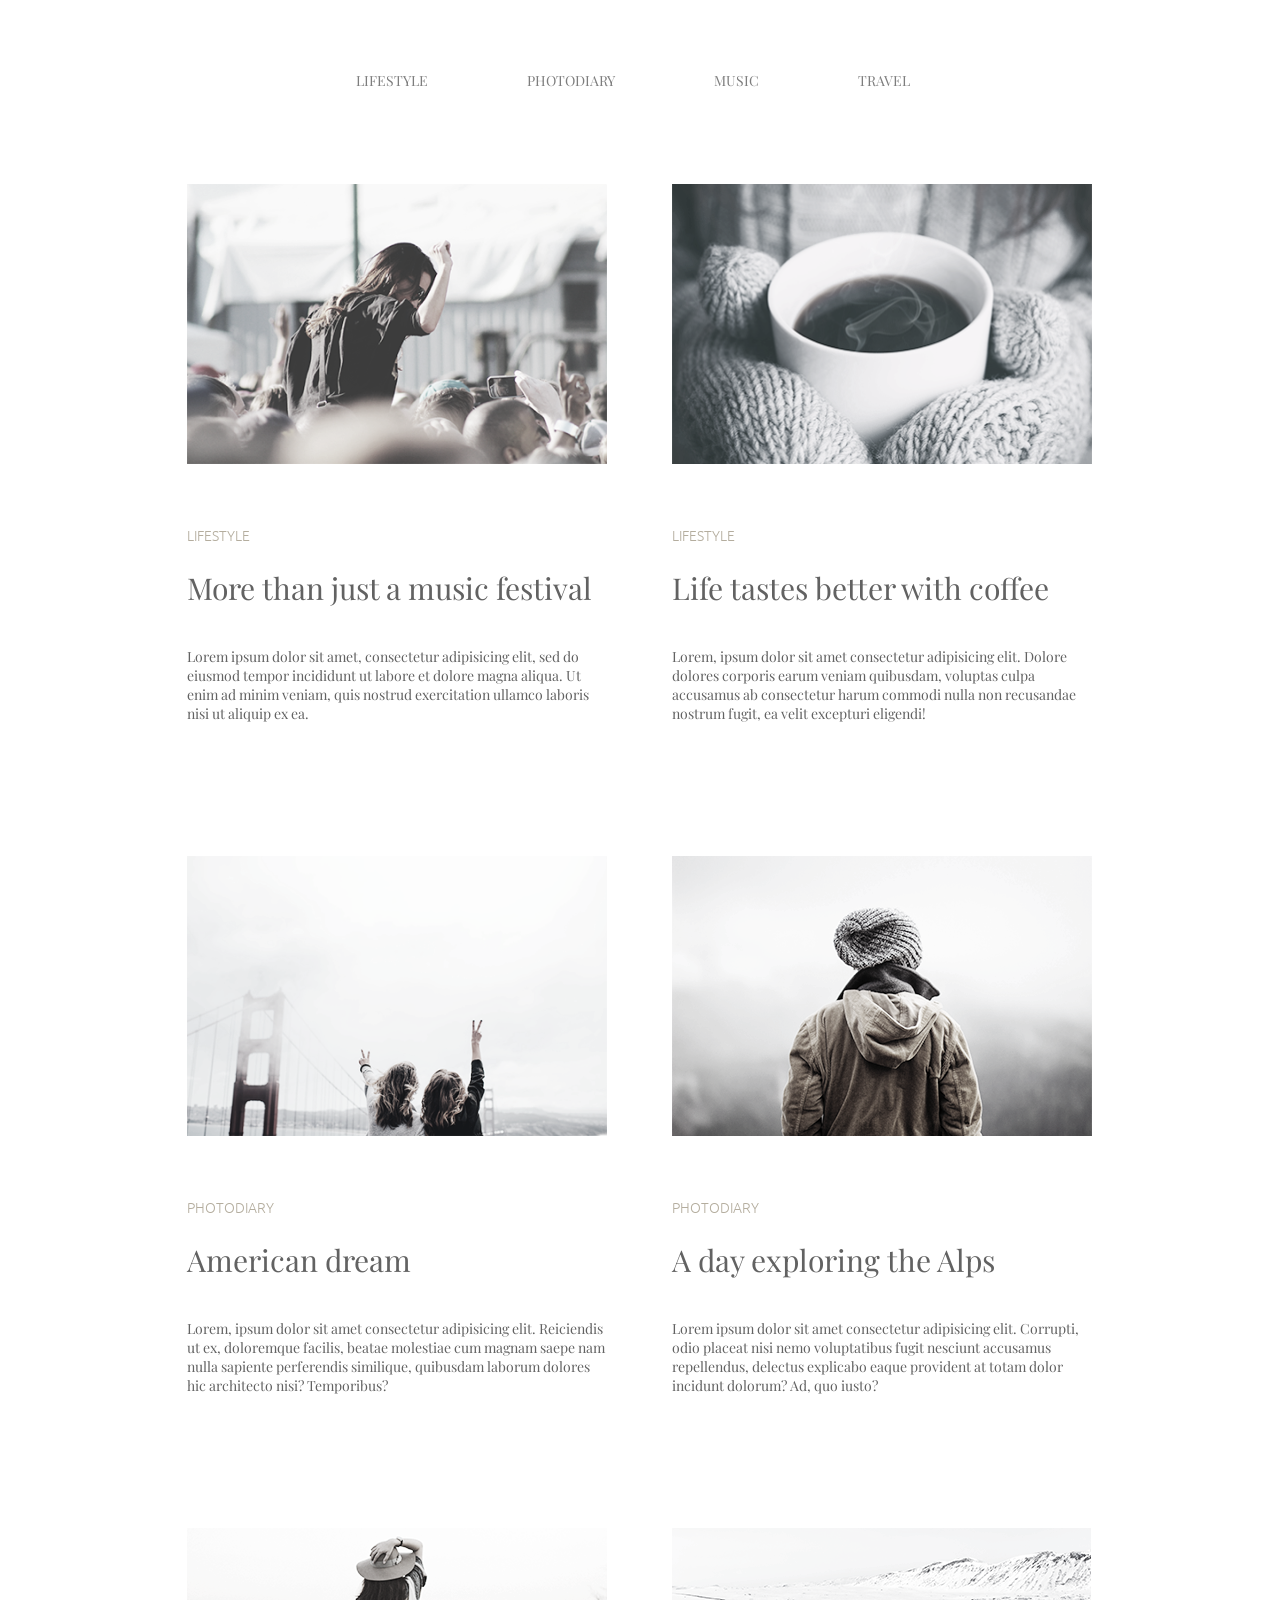
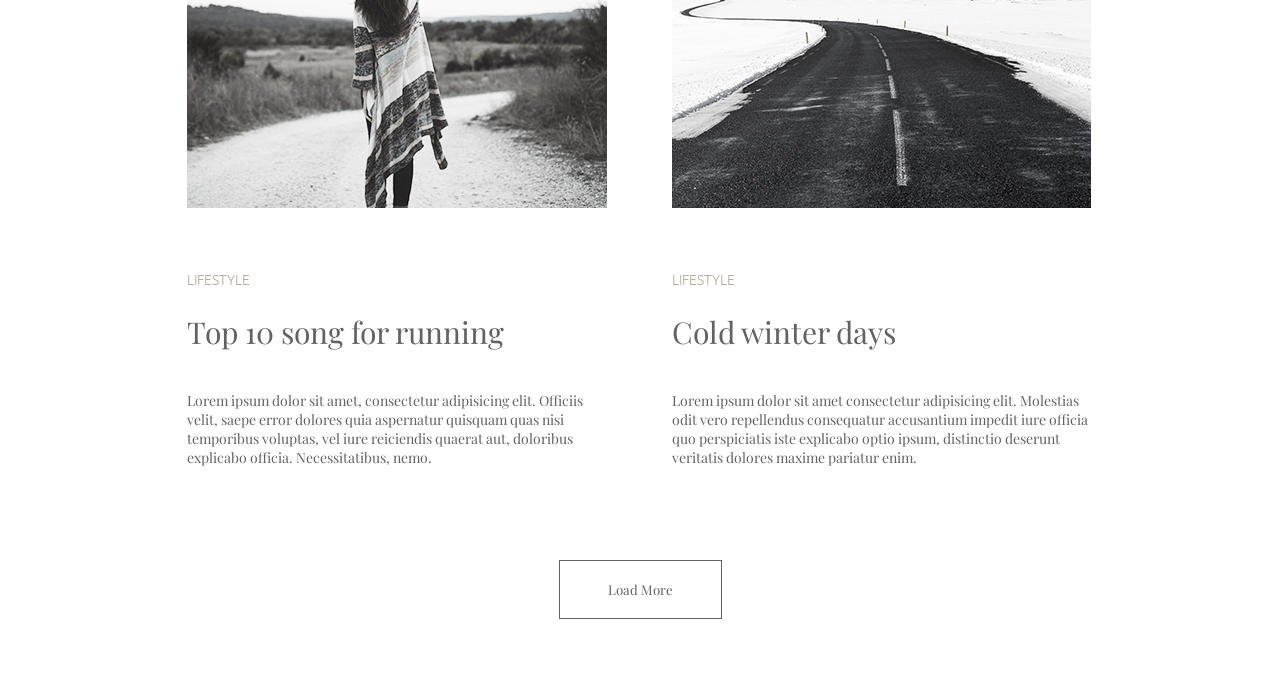
<file: index.html>
<!DOCTYPE html>
<html lang="eng">
	<head>
		<meta charset="utf-8" />
		<meta name="viewport" content="width=device-width, initial-scale=1.0" />
		<title>Photoblog (CSS)</title>
		<link href="css/reset.css" rel="stylesheet" />
		<link href="css/style.css" rel="stylesheet" />
		<link
			href="https://fonts.googleapis.com/css2?family=Playfair+Display:ital,wght@0,400..900;1,400..900&display=swap"
			rel="stylesheet"
		/>
		<link
			href="https://fonts.googleapis.com/css2?family=Ubuntu:ital,wght@0,300;0,400;0,500;0,700;1,300;1,400;1,500;1,700&display=swap"
			rel="stylesheet"
		/>
	</head>
	<body>
		<header class="header">
			<div class="container">
				<nav class="header-navigation">
					<ul class="header-list">
						<li class="header-item">
							<a href=" #" class="header-link">LIFESTYLE</a>
						</li>
						<li class="header-item">
							<a href="#" class="header-link">PHOTODIARY</a>
						</li>
						<li class="header-item">
							<a href="#" class="header-link">MUSIC</a>
						</li>
						<li class="header-item">
							<a href="#" class="header-link">TRAVEL</a>
						</li>
					</ul>
				</nav>
			</div>
		</header>
		<main class="main">
			<section class="hero">
				<div class="container">
					<ul class="hero-list">
						<li class="hero-item">
							<article class="hero-article">
								<img class="hero-image" src="./images/concert.png" alt="#" />
								<p class="hero-subtitle">Lifestyle</p>
								<h2 class="hero-title">More than just a music festival</h2>
								<p class="hero-description">
									Lorem ipsum dolor sit amet, consectetur adipisicing elit, sed
									do eiusmod tempor incididunt ut labore et dolore magna aliqua.
									Ut enim ad minim veniam, quis nostrud exercitation ullamco
									laboris nisi ut aliquip ex ea.
								</p>
							</article>
						</li>
						<li class="hero-item">
							<article class="hero-article">
								<img class="hero-image" src="./images/coffee.png" alt="#" />
								<p class="hero-subtitle">Lifestyle</p>
								<h2 class="hero-title">Life tastes better with coffee</h2>
								<p class="hero-description">
									Lorem, ipsum dolor sit amet consectetur adipisicing elit.
									Dolore dolores corporis earum veniam quibusdam, voluptas culpa
									accusamus ab consectetur harum commodi nulla non recusandae
									nostrum fugit, ea velit excepturi eligendi!
								</p>
							</article>
						</li>
						<li class="hero-item">
							<article class="hero-article">
								<img class="hero-image" src="./images/bridge.png" alt="#" />
								<p class="hero-subtitle">Photodiary</p>
								<h2 class="hero-title">American dream</h2>
								<p class="hero-description">
									Lorem, ipsum dolor sit amet consectetur adipisicing elit.
									Reiciendis ut ex, doloremque facilis, beatae molestiae cum
									magnam saepe nam nulla sapiente perferendis similique,
									quibusdam laborum dolores hic architecto nisi? Temporibus?
								</p>
							</article>
						</li>
						<li class="hero-item">
							<article class="hero-article">
								<img class="hero-image" src="./images/boy.png" alt="#" />
								<p class="hero-subtitle">Photodiary</p>
								<h2 class="hero-title">A day exploring the Alps</h2>
								<p class="hero-description">
									Lorem ipsum dolor sit amet consectetur adipisicing elit.
									Corrupti, odio placeat nisi nemo voluptatibus fugit nesciunt
									accusamus repellendus, delectus explicabo eaque provident at
									totam dolor incidunt dolorum? Ad, quo iusto?
								</p>
							</article>
						</li>
						<li class="hero-item">
							<article class="hero-article">
								<img class="hero-image" src="./images/women.png" alt="#" />
								<p class="hero-subtitle">Lifestyle</p>
								<h2 class="hero-title">Top 10 song for running</h2>
								<p class="hero-description">
									Lorem ipsum dolor sit amet, consectetur adipisicing elit.
									Officiis velit, saepe error dolores quia aspernatur quisquam
									quas nisi temporibus voluptas, vel iure reiciendis quaerat
									aut, doloribus explicabo officia. Necessitatibus, nemo.
								</p>
							</article>
						</li>
						<li class="hero-item">
							<article class="hero-article">
								<img class="hero-image" src="./images/road.png" alt="#" />
								<p class="hero-subtitle">Lifestyle</p>
								<h2 class="hero-title">Cold winter days</h2>
								<p class="hero-description">
									Lorem ipsum dolor sit amet consectetur adipisicing elit.
									Molestias odit vero repellendus consequatur accusantium
									impedit iure officia quo perspiciatis iste explicabo optio
									ipsum, distinctio deserunt veritatis dolores maxime pariatur
									enim.
								</p>
							</article>
						</li>
					</ul>
					<button class="hero-button" type="button">Load More</button>
				</div>
			</section>
		</main>
	</body>
</html>
</file>
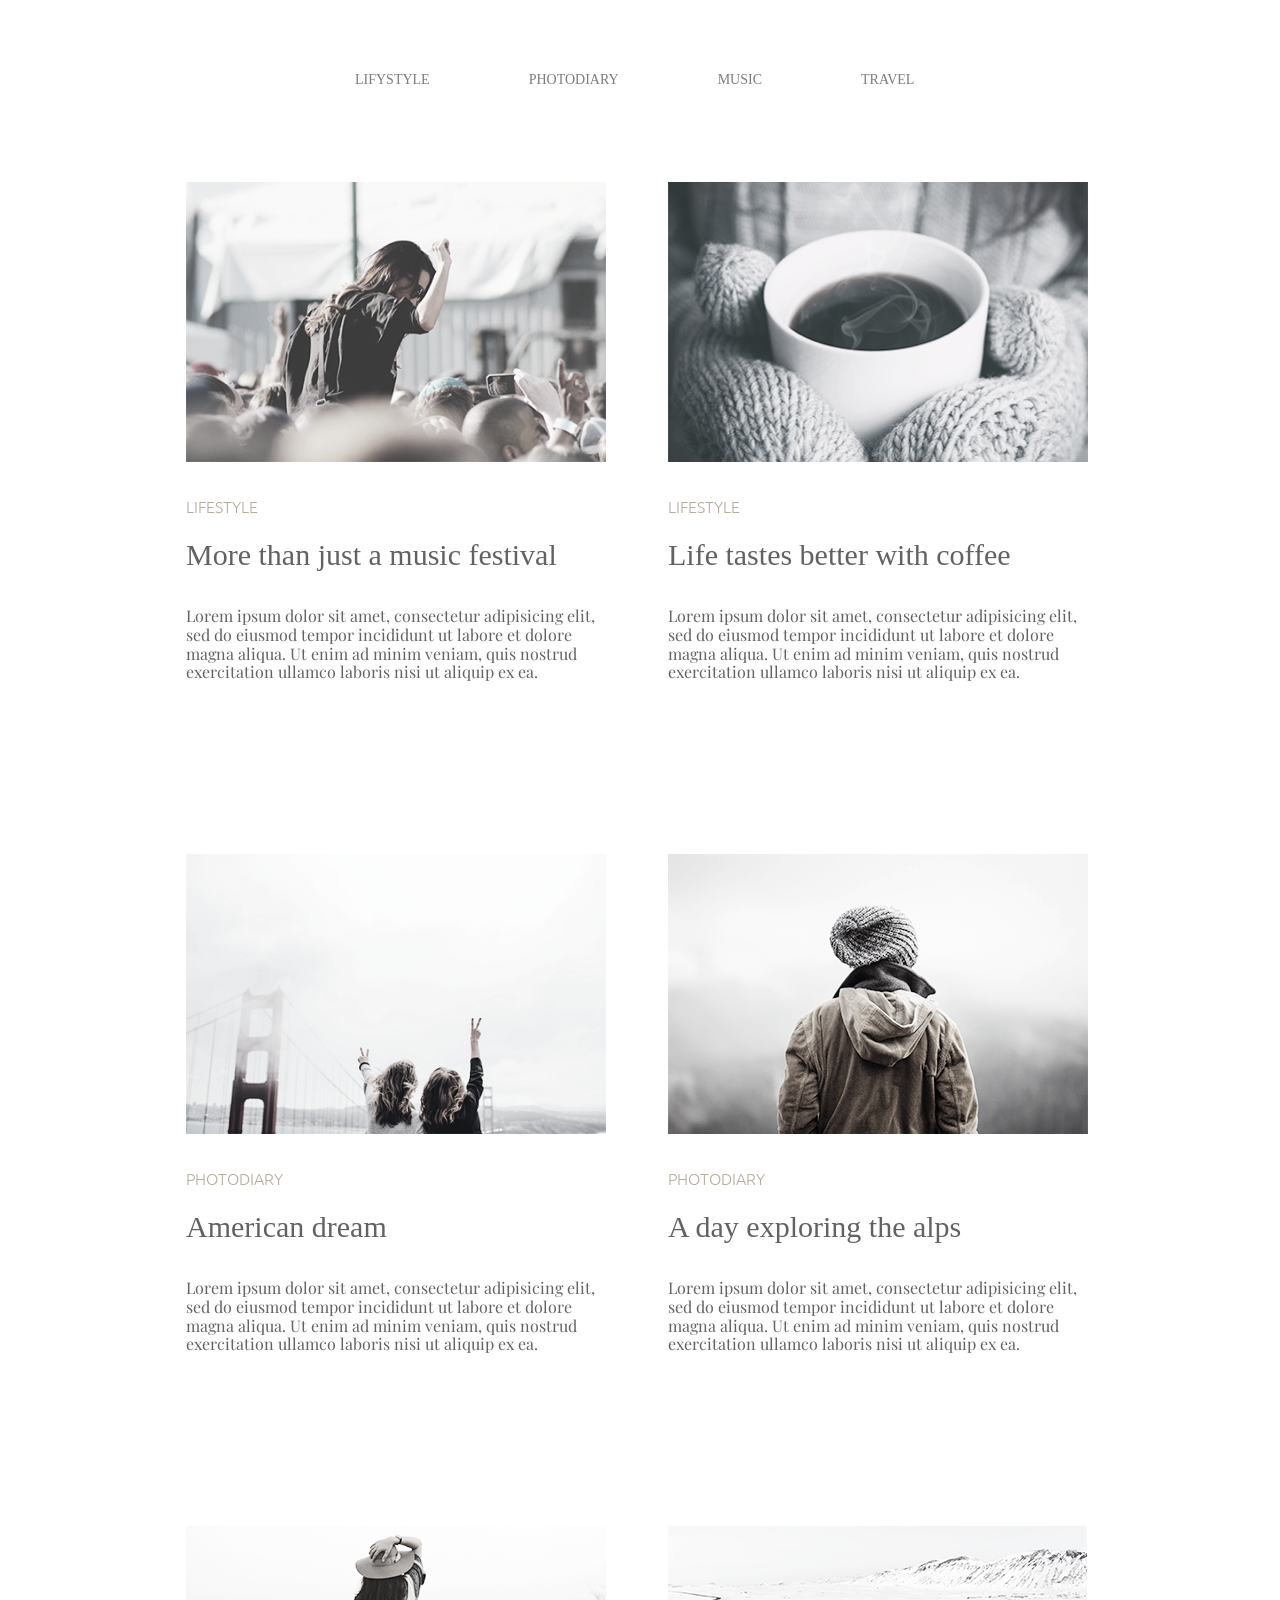
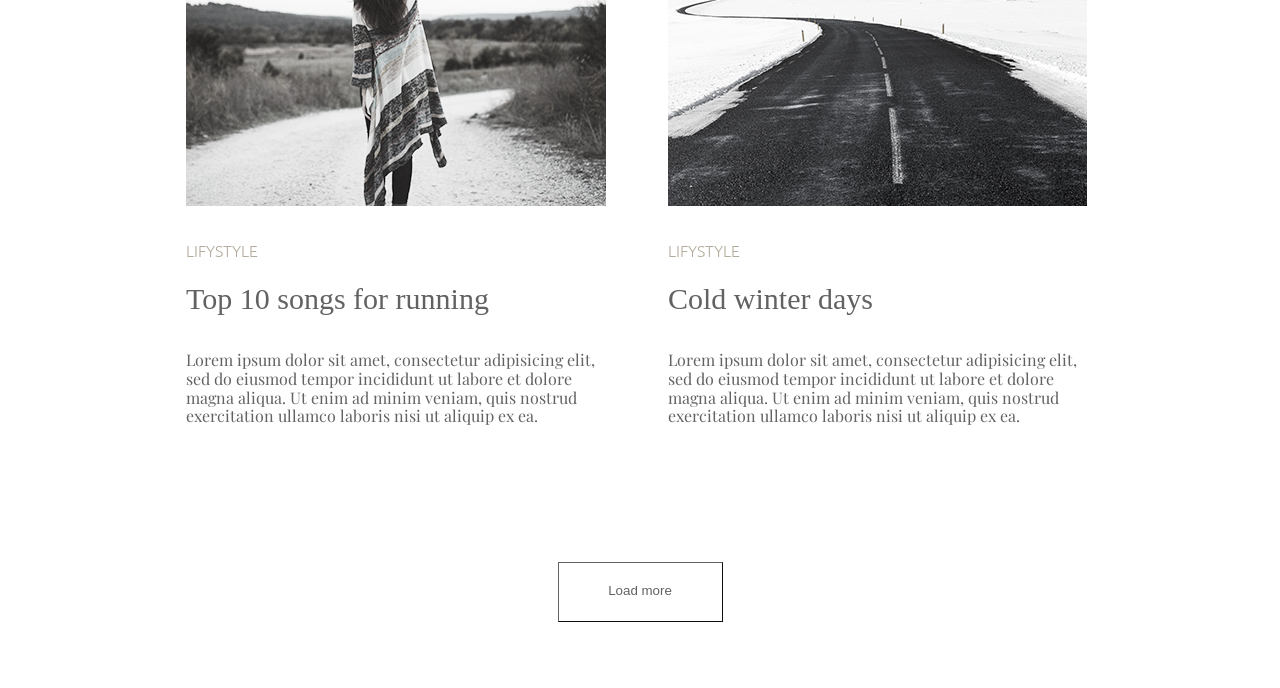
<file: fotoblog/index.html>
<!-- T Y P E - O F - T H E - W E B S I T E-->
<!DOCTYPE html>
<html lang="eng">
  <head>
    <meta charset="utf-8" />
    <meta name="viewport" content="width=device-width, initial-scale=1.0" />
    <title>Title</title>
    <link href="./CSS/style.css" rel="stylesheet" />
    <link href="./CSS/normalize.css" rel="stylesheet" />
    <link
      href="https://fonts.googleapis.com/css2?family=Playfair+Display:ital,wght@0,400..900;1,400..900&display=swap"
      rel="stylesheet"
    />
    <link
      href="https://fonts.googleapis.com/css2?family=Ubuntu:ital,wght@0,300;0,400;0,500;0,700;1,300;1,400;1,500;1,700&display=swap"
      rel="stylesheet"
    />
  </head>
  <!-- M A I N - P A R T -->
  <body>
    <header class="header">
      <div class="container">
        <nav class="header-navigation">
          <ul class="header-list">
            <li class="header-item">
              <a href="" class="header-link">LIFYSTYLE</a>
            </li>
            <li class="header-item">
              <a href="" class="header-link">PHOTODIARY</a>
            </li>
            <li class="header-item">
              <a href="" class="header-link">MUSIC</a>
            </li>
            <li class="header-item">
              <a href="" class="header-link">TRAVEL</a>
            </li>
          </ul>
        </nav>
      </div>
    </header>
    <main class="main">
      <section class="hero">
        <div class="container hero-container">
          <ul class="hero-list">
            <li class="hero-item">
              <article class="hero-article">
                <img
                  src="concert.png"
                  alt=" Man at the Concert"
                  class="hero-image"
                />
                <p class="hero-subtitle">LIFESTYLE</p>
                <h3 class="hero-title">More than just a music festival</h3>
                <p class="hero-desk">
                  Lorem ipsum dolor sit amet, consectetur adipisicing elit, sed
                  do eiusmod tempor incididunt ut labore et dolore magna aliqua.
                  Ut enim ad minim veniam, quis nostrud exercitation ullamco
                  laboris nisi ut aliquip ex ea.
                </p>
              </article>
            </li>
            <li class="hero-item">
              <article class="hero-article">
                <img
                  src="coffee.png"
                  alt="Hot coffee at cozy bed"
                  class="hero-image"
                />
                <p class="hero-subtitle">LIFESTYLE</p>
                <h3 class="hero-title">Life tastes better with coffee</h3>
                <p class="hero-desk">
                  Lorem ipsum dolor sit amet, consectetur adipisicing elit, sed
                  do eiusmod tempor incididunt ut labore et dolore magna aliqua.
                  Ut enim ad minim veniam, quis nostrud exercitation ullamco
                  laboris nisi ut aliquip ex ea.
                </p>
              </article>
            </li>
            <li class="hero-item">
              <article class="hero-article">
                <img
                  src="bridge.png"
                  alt=" 2 Happy woman behind 6the golden gate bridge"
                  class="hero-image"
                />
                <p class="hero-subtitle">PHOTODIARY</p>
                <h3 class="hero-title">American dream</h3>
                <p class="hero-desk">
                  Lorem ipsum dolor sit amet, consectetur adipisicing elit, sed
                  do eiusmod tempor incididunt ut labore et dolore magna aliqua.
                  Ut enim ad minim veniam, quis nostrud exercitation ullamco
                  laboris nisi ut aliquip ex ea.
                </p>
              </article>
            </li>
            <li class="hero-item">
              <article class="hero-article">
                <img
                  src="boy.png"
                  alt="Boy standing in the cold forest in clothes"
                  class="hero-image"
                />
                <p class="hero-subtitle">PHOTODIARY</p>
                <h3 class="hero-title">A day exploring the alps</h3>
                <p class="hero-desk">
                  Lorem ipsum dolor sit amet, consectetur adipisicing elit, sed
                  do eiusmod tempor incididunt ut labore et dolore magna aliqua.
                  Ut enim ad minim veniam, quis nostrud exercitation ullamco
                  laboris nisi ut aliquip ex ea.
                </p>
              </article>
            </li>
            <li class="hero-item">
              <article class="hero-article">
                <img
                  src="woman.png"
                  alt="Nice lookin woman standing next to the lake"
                  class="hero-image"
                />
                <p class="hero-subtitle">lifystyle</p>
                <h3 class="hero-title">Top 10 songs for running</h3>
                <p class="hero-desk">
                  Lorem ipsum dolor sit amet, consectetur adipisicing elit, sed
                  do eiusmod tempor incididunt ut labore et dolore magna aliqua.
                  Ut enim ad minim veniam, quis nostrud exercitation ullamco
                  laboris nisi ut aliquip ex ea.
                </p>
              </article>
            </li>
            <li class="hero-item">
              <article class="hero-article">
                <img
                  src="road.png"
                  alt="Scary and at the same nice lookin foggy road in alps"
                  class="hero-image"
                />
                <p class="hero-subtitle">lifystyle</p>
                <h3 class="hero-title">Cold winter days</h3>
                <p class="hero-desk">
                  Lorem ipsum dolor sit amet, consectetur adipisicing elit, sed
                  do eiusmod tempor incididunt ut labore et dolore magna aliqua.
                  Ut enim ad minim veniam, quis nostrud exercitation ullamco
                  laboris nisi ut aliquip ex ea.
                </p>
              </article>
            </li>
          </ul>
          <button type="submit" class="hero-btn">Load more</button>
        </div>
      </section>
    </main>
  </body>
</html>
</file>
<file: css/style.css>
:root {
	--article-text-color: rgba(98, 98, 98, 1);
	--paragraph-color: rgba(125, 125, 125, 1);
	--subtitle-color: rgba(180, 173, 158, 1);
	--link-color: rgba(3, 169, 244, 1);
	--background-color: rgba(255, 255, 255, 1);
	--main-font: 'Playfair Display', sans-serif;
	--secondary-font: 'Ubuntu', sans-serif;
}

body {
	font-family: var(--main-font);
	font-size: 14px;
	line-height: 19px;
}

.container {
	width: 906px;
	margin: 0 auto;
}

.header {
	padding-top: 71px;
}
.header-list {
	display: flex;
	gap: 99px;
	list-style-type: none;
	text-transform: uppercase;
	/* justify-content: center; */
	padding-right: 183px;
	padding-left: 169px;
}
.header-link {
	color: var(--paragraph-color);
	font-weight: inherit;
}
.header-link:hover {
	color: var(--link-color);
}

.hero {
	margin-top: 94px;
	margin-bottom: 64px;
}

.hero-list {
	display: flex;
	flex-wrap: wrap;
	row-gap: 130px;
	column-gap: 65px;
	padding-bottom: 90px;
}
.hero-image {
	margin-bottom: 58px;
}

.hero-item {
	width: 420px;
	height: 542px;
}

.hero-subtitle {
	font-weight: 300;
	color: var(--article-text-color);
	font-size: inherit;
	text-transform: uppercase;
	padding-bottom: 28px;
	font-family: var(--secondary-font);
	color: var(--subtitle-color);
}

.hero-title {
	font-size: 30px;
	color: var(--article-text-color);
	line-height: 100%;
	letter-spacing: 0%;
}

.hero-description {
	color: var(--article-text-color);
	padding-top: 44px;
}

.hero-button {
	color: var(--article-text-color);
	padding: 20px 48px;
	background-color: var(--background);
	border: 1px solid var(--article-text-color);
	display: block;
	margin: auto;
	font-family: var(--main-font);
}
</file>
<file: fotoblog/CSS/style.css>
/* V A R I A B L E S */

:root {
    --paragraph-color: rgba(125, 125, 125, 1);
    --link-color: rgba(3, 169, 244, 1);
    --subtitle-color: rgba(180, 173, 158, 1);
    --article-text-color: rgba(98, 98, 98, 1);
    --background-color: rgba(255, 255, 255, 1);
}

:root {
    --main-font: "Playfair Display", sans-serif;
    --secondary-font: "Ubuntu", sans-serif;
}

/*! M A I N - S T Y L E S */

* {
    box-sizing: border-box;
}

a:hover {
    color: var(--link-color);
}

a {
    text-decoration: none;
}

body {
    font-family: var(--main-font);
    font-size: 14px;
    font-weight: 400;
    background-color: white;
}

.container {
    width: 908px;
    margin: 0 auto;
}

body,
h2,
h3,
p,
ul {
    margin: 0;
    padding: 0;
}

/* H E A D E R */

.header {
    padding-top: 71px;
    padding-right: 183px;
    padding-left: 168px;
    padding-bottom: 92px;
    align-content: center;
    font-size: 14px;
}

.header-list {
    display: flex;
    align-items: baseline;
    justify-content: space-between;
    gap: 99px;
    width: 555px;
    margin: 0 auto;
    list-style-type: none;
    text-transform: uppercase;
    color: var(--paragraph-color);
}

.header-link {
    color: var(--paragraph-color);
    line-height: 18.66px;
    font-weight: inherit;
}

/*! M A I N - S E C T I O N  */

.hero-container {
    display: flex;
    flex-wrap: wrap;
}

.hero {
    padding-top: 0px;
    padding-right: 147px;
    padding-left: 147px;
    padding-bottom: 66px;
}

.hero-list {
    display: flex;
    list-style-type: none;
    justify-content: space-between;
    flex-wrap: wrap;
    margin-bottom: 94px;
}

.hero-article {
    width: 426px;
    height: 542px;
}

.hero-image,
.hero-subtitle {
    margin-bottom: 32px;
}

.hero-item:nth-child(n+3) {
    margin-top: 130px;
}

/*! H E R O - T E X T */

.hero-title {
    margin-bottom: 44px;
    font-size: 30px;
    color: var(--article-text-color);
    line-height: 16.09px;
    font-weight: 400;
}

.hero-subtitle {
    color: var(--subtitle-color);
    font-family: var(--secondary-font);
    line-height: 18.66px;
    font-weight: 300;
    text-transform: uppercase;
}

.hero-desk {
    font-family: var(--main-font);
    color: var(--article-text-color);
    font-weight: 400;
    line-height: 18.66px;
}

/*  B U T T O N*/

.hero-btn {
    margin: 0 auto;
    width: 165px;
    height: 60px;
    background-color: white;
    border-width: 1px ;
    box-sizing: border-box;
    color: var(--article-text-color);
    border-color: var(--article-text-color);
    border-width: 1px;
    line-height: 18.66px;
    font-weight: inherit;
}
</file>
